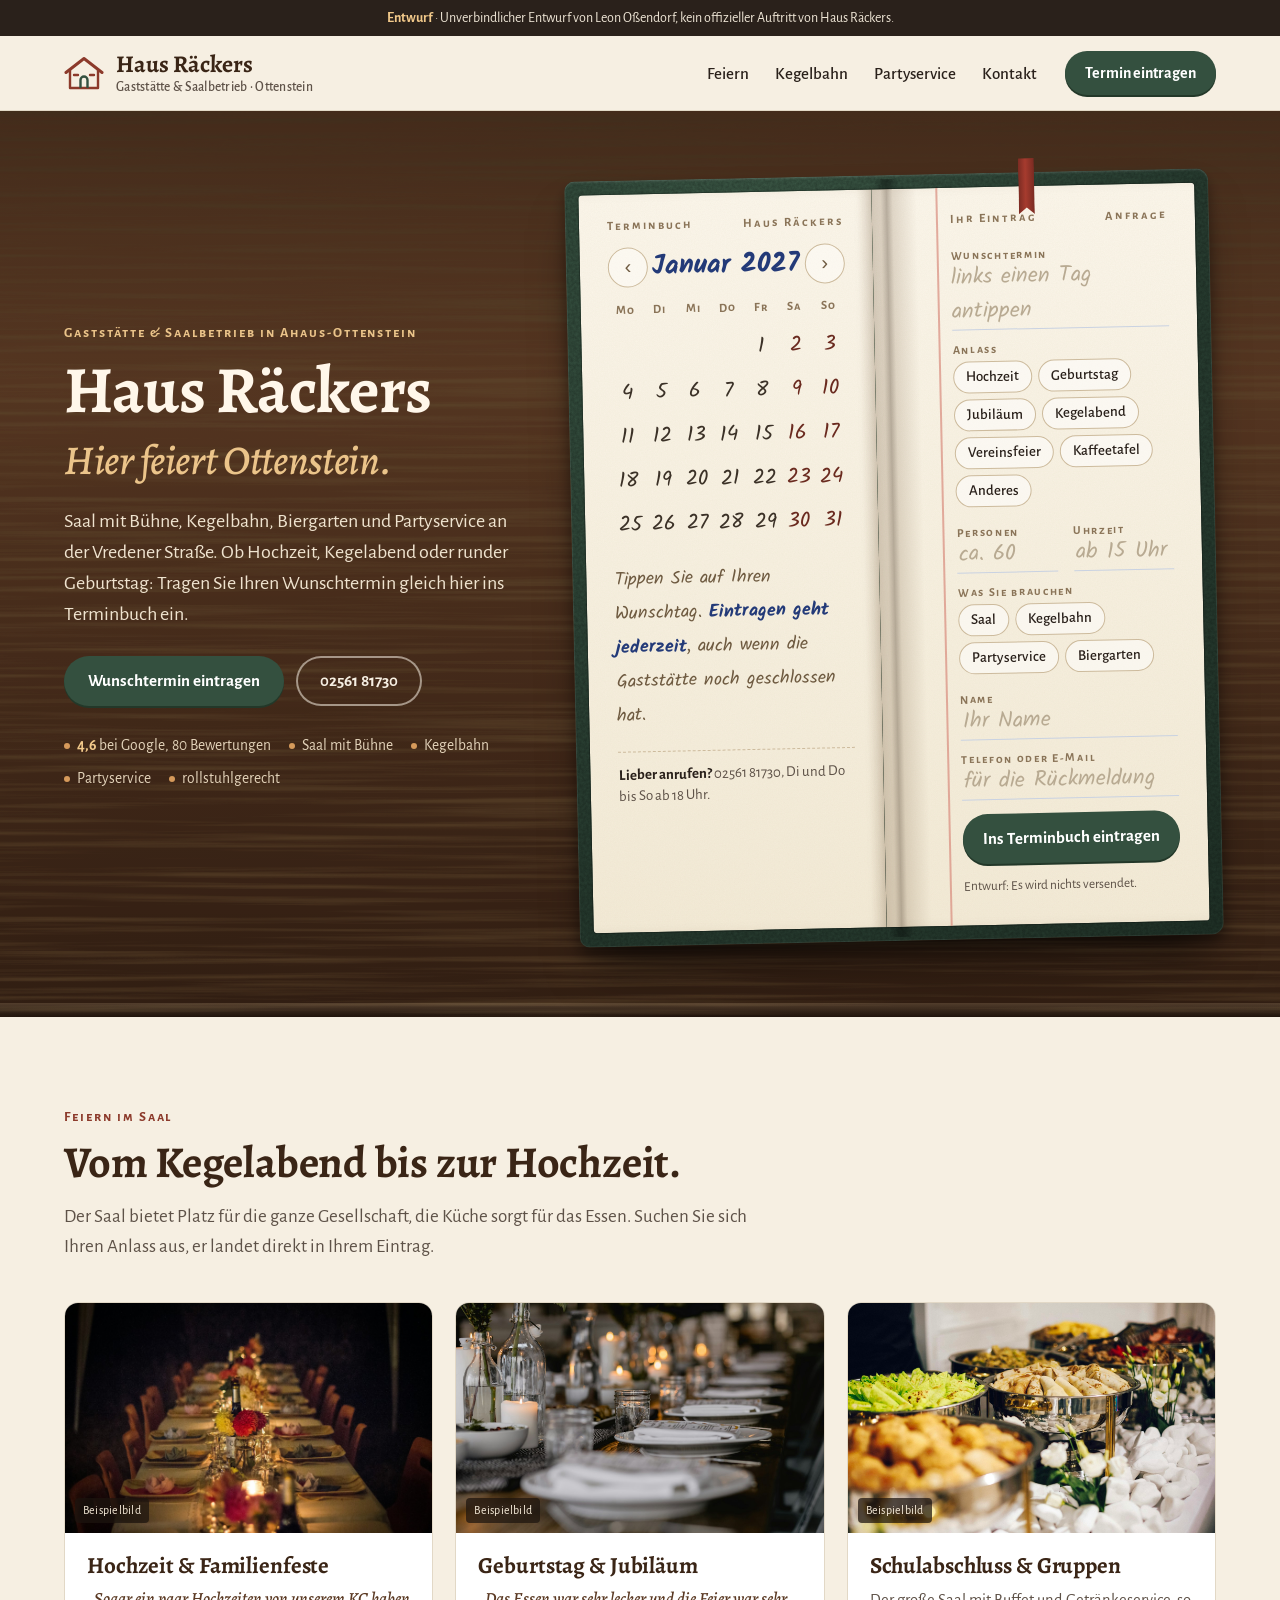
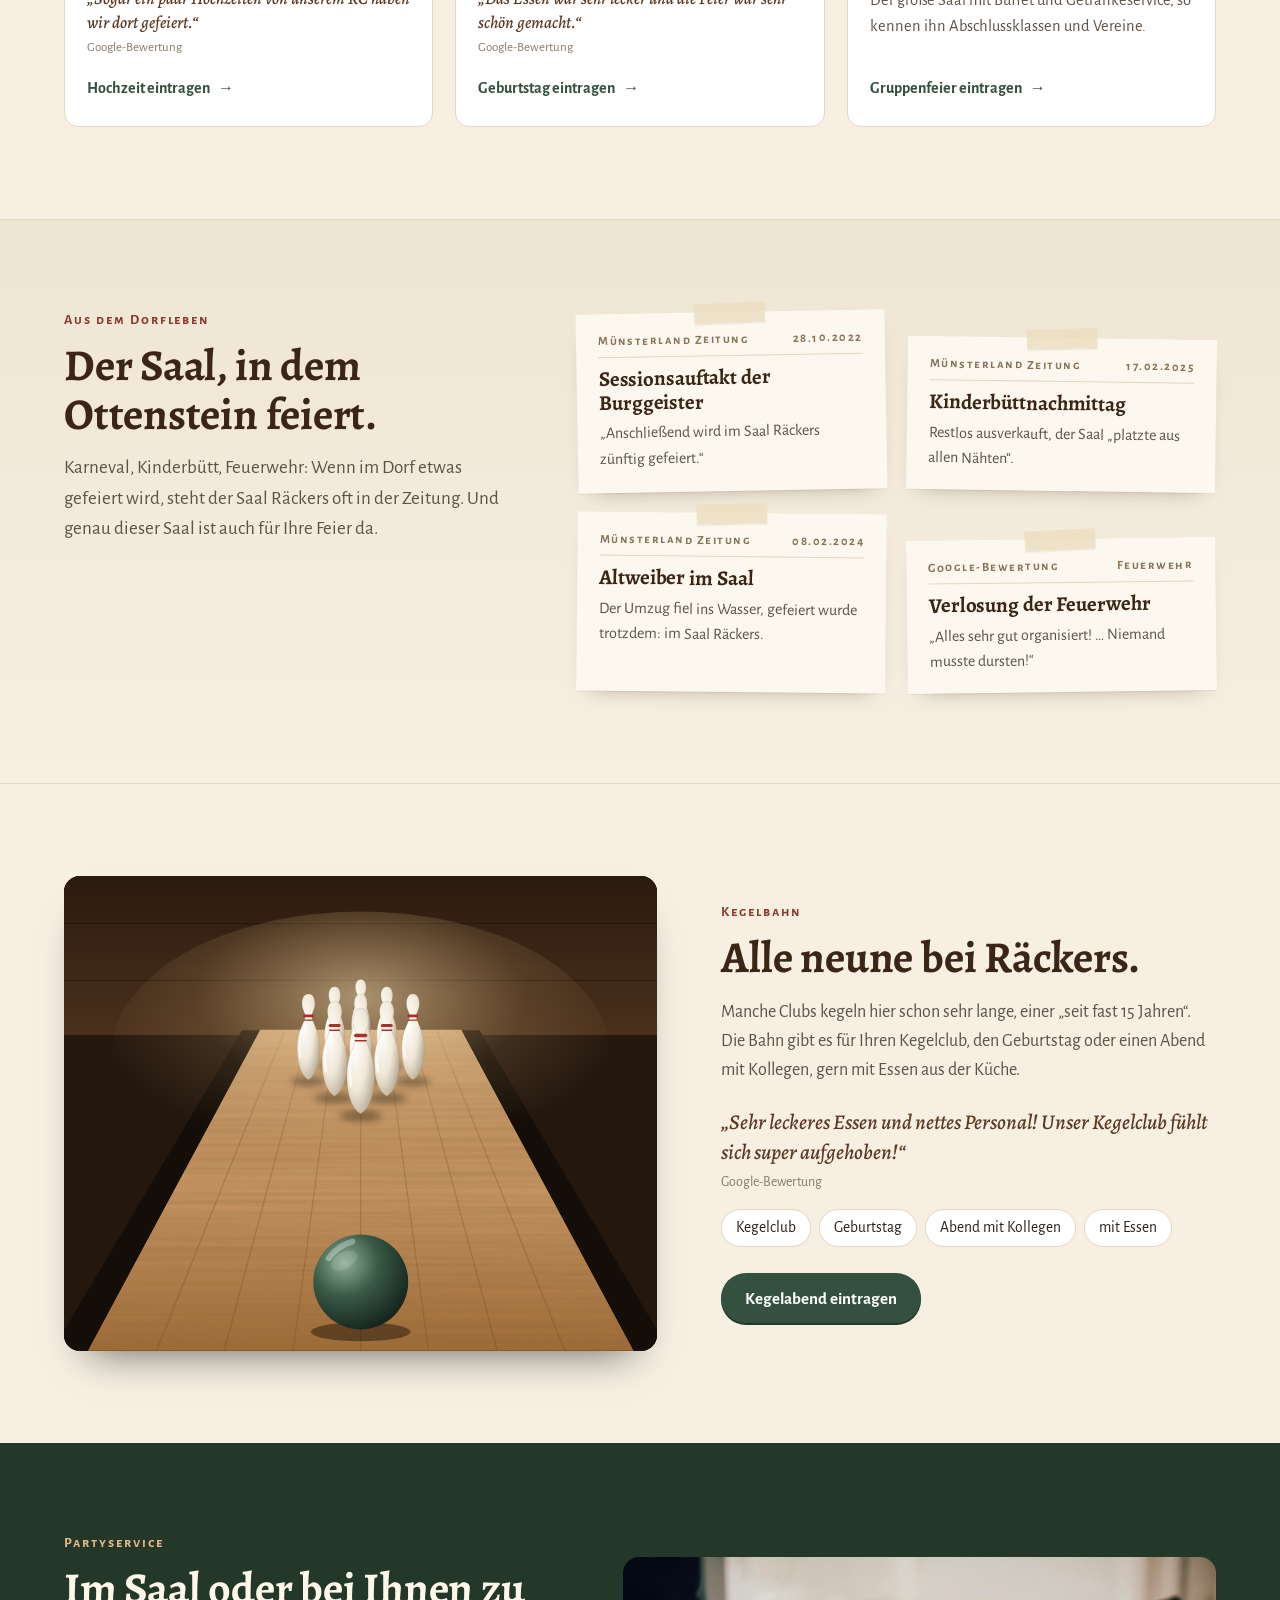
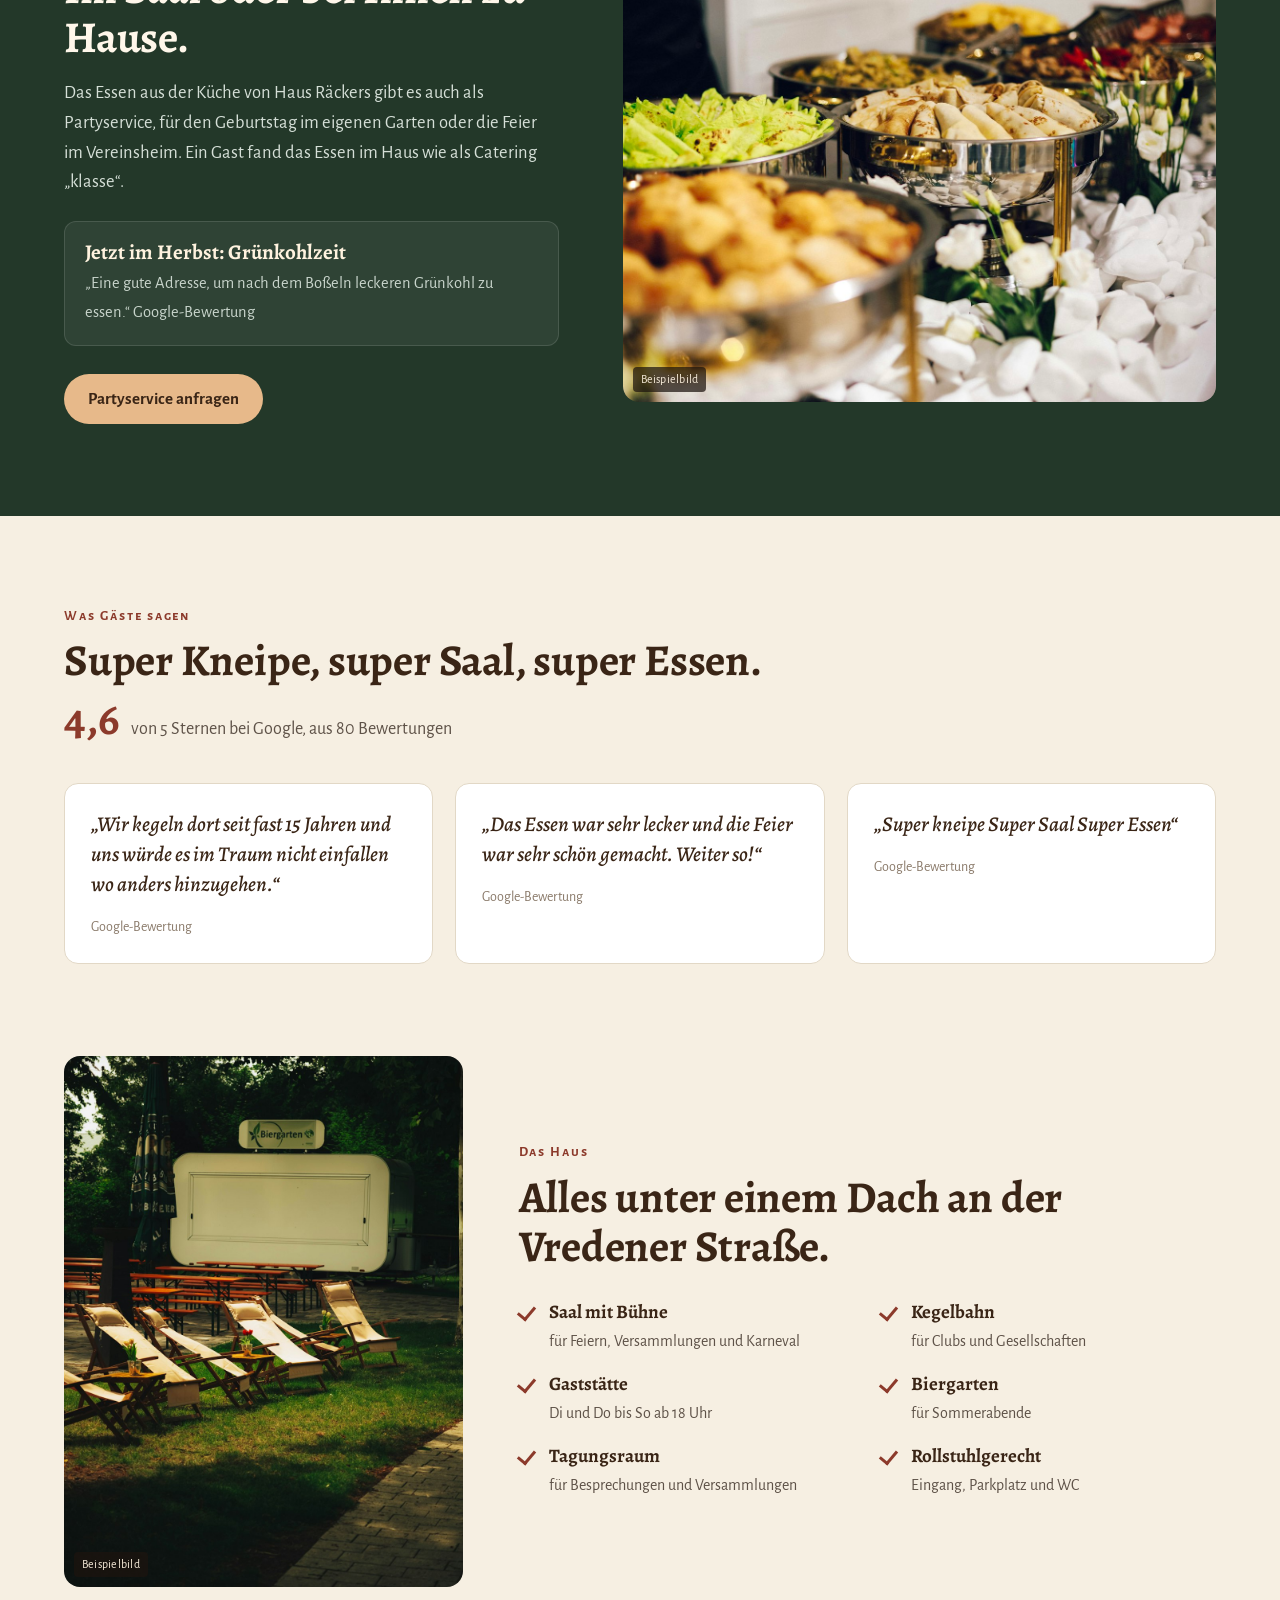
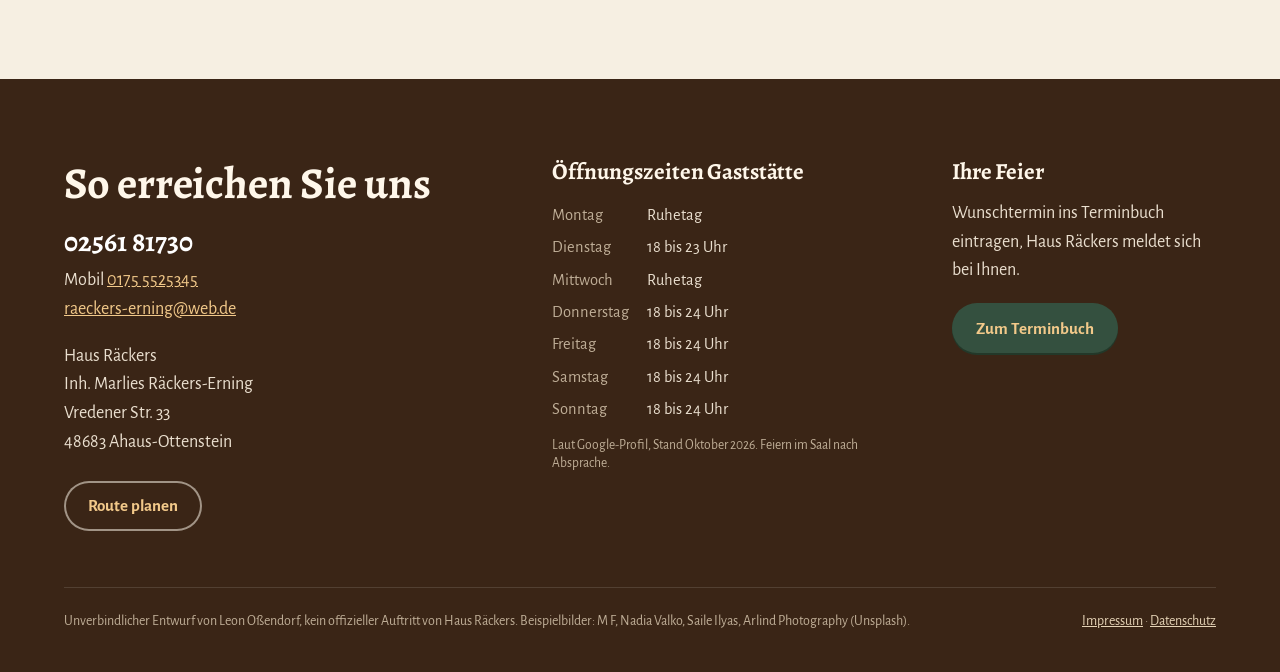
<file: index.html>
<!doctype html>
<html lang="de-DE">
<head>
<meta charset="utf-8">
<meta name="viewport" content="width=device-width, initial-scale=1">
<meta name="robots" content="noindex,nofollow">
<title>Haus Räckers – Gaststätte & Saalbetrieb in Ottenstein (Entwurf)</title>
<meta name="description" content="Unverbindlicher Entwurf: Saal, Kegelbahn, Biergarten und Partyservice von Haus Räckers in Ahaus-Ottenstein.">
<link rel="preload" href="fonts/alegreya-var.woff2" as="font" type="font/woff2" crossorigin>
<link rel="preload" href="fonts/kalam-400.woff2" as="font" type="font/woff2" crossorigin>
<link rel="stylesheet" href="css/style.css">
<link rel="icon" href="data:image/svg+xml,%3Csvg xmlns='http://www.w3.org/2000/svg' viewBox='0 0 40 34'%3E%3Cpath d='M3 16 20 3l17 13v16H3Z' fill='%238C3A2B'/%3E%3Cpath d='M16 32V22a4 4 0 0 1 8 0v10' fill='%23F6EFE2'/%3E%3C/svg%3E">
</head>
<body>

<div class="entwurf-band"><b>Entwurf</b> · Unverbindlicher Entwurf von Leon Oßendorf, kein offizieller Auftritt von Haus Räckers.</div>

<header class="kopf">
  <div class="wrap">
    <a class="marke" href="#top" aria-label="Haus Räckers, zum Seitenanfang">
      <svg viewBox="0 0 40 34" aria-hidden="true">
        <path d="M2 16.5 20 2.5l18 14" fill="none" stroke="#8C3A2B" stroke-width="3" stroke-linecap="round" stroke-linejoin="round"/>
        <path d="M6 14v18h28V14" fill="none" stroke="#8C3A2B" stroke-width="2.4" stroke-linejoin="round"/>
        <path d="M16.5 32v-8a3.5 3.5 0 0 1 7 0v8" fill="none" stroke="#34503F" stroke-width="2.4"/>
        <path d="M10 19h4M26 19h4" stroke="#8C3A2B" stroke-width="2.4" stroke-linecap="round"/>
      </svg>
      <span><b>Haus Räckers</b><small>Gaststätte & Saalbetrieb · Ottenstein</small></span>
    </a>
    <nav class="nav" aria-label="Hauptnavigation">
      <a href="#feiern">Feiern</a>
      <a href="#kegeln">Kegelbahn</a>
      <a href="#partyservice">Partyservice</a>
      <a href="#kontakt">Kontakt</a>
    </nav>
    <a class="btn btn-gruen anfragen-btn" href="#terminbuch">Termin eintragen</a>
    <a class="btn btn-gruen tel" href="tel:+49256181730">Anrufen</a>
  </div>
</header>

<main id="top">

<!-- HERO: das Terminbuch auf der Theke -->
<section class="hero" aria-labelledby="h1">
  <div class="wrap">
    <div>
      <span class="eyebrow">Gaststätte & Saalbetrieb in Ahaus-Ottenstein</span>
      <h1 id="h1">Haus Räckers <em>Hier feiert Ottenstein.</em></h1>
      <p class="lead">Saal mit Bühne, Kegelbahn, Biergarten und Partyservice an der Vredener Straße. Ob Hochzeit, Kegelabend oder runder Geburtstag: Tragen Sie Ihren Wunschtermin gleich hier ins Terminbuch ein.</p>
      <div class="hero-cta">
        <a class="btn btn-gruen" href="#terminbuch">Wunschtermin eintragen</a>
        <a class="btn btn-hell" href="tel:+49256181730">02561 81730</a>
      </div>
      <ul class="fakten">
        <li><span><span class="stern">4,6</span> bei Google, 80 Bewertungen</span></li>
        <li>Saal mit Bühne</li>
        <li>Kegelbahn</li>
        <li>Partyservice</li>
        <li>rollstuhlgerecht</li>
      </ul>
    </div>

    <div class="buch" id="terminbuch">
      <span class="baendchen" aria-hidden="true"></span>
      <div class="seiten">
        <!-- linke Seite: Kalender -->
        <div class="seite links">
          <div class="kopfzeile"><span>Terminbuch</span><span>Haus Räckers</span></div>
          <div class="monat">
            <button type="button" id="vor-zurueck" aria-label="Vorheriger Monat">‹</button>
            <h2 id="monatsname" aria-live="polite">Monat</h2>
            <button type="button" id="vor-weiter" aria-label="Nächster Monat">›</button>
          </div>
          <div class="wt" aria-hidden="true"><span>Mo</span><span>Di</span><span>Mi</span><span>Do</span><span>Fr</span><span>Sa</span><span>So</span></div>
          <div class="tage" id="tage" role="grid" aria-label="Tag auswählen"></div>
          <p class="notiz">Tippen Sie auf Ihren Wunschtag. <b>Eintragen geht jederzeit</b>, auch wenn die Gaststätte noch geschlossen hat.</p>
          <p class="zeiten"><b>Lieber anrufen?</b> 02561 81730, Di und Do bis So ab 18&nbsp;Uhr.</p>
        </div>
        <!-- rechte Seite: Eintrag -->
        <form class="seite rechts" id="eintrag" novalidate>
          <div class="kopfzeile"><span>Ihr Eintrag</span><span id="seitenzahl">Anfrage</span></div>
          <div class="eintrag">
            <div class="zeile"><span class="lbl">Wunschtermin</span><div class="termin-anzeige leer" id="termin-anzeige">links einen Tag antippen</div></div>
            <div class="zeile ohne"><span class="lbl" id="lbl-anlass">Anlass</span>
              <div class="chips" role="group" aria-labelledby="lbl-anlass" data-gruppe="anlass" data-einzeln>
                <button type="button" class="chip" aria-pressed="false">Hochzeit</button>
                <button type="button" class="chip" aria-pressed="false">Geburtstag</button>
                <button type="button" class="chip" aria-pressed="false">Jubiläum</button>
                <button type="button" class="chip" aria-pressed="false">Kegelabend</button>
                <button type="button" class="chip" aria-pressed="false">Vereinsfeier</button>
                <button type="button" class="chip" aria-pressed="false">Kaffeetafel</button>
                <button type="button" class="chip" aria-pressed="false">Anderes</button>
              </div>
            </div>
            <div class="zwei">
              <label class="zeile"><span class="lbl">Personen</span><input name="personen" inputmode="numeric" placeholder="ca. 60" autocomplete="off"></label>
              <label class="zeile"><span class="lbl">Uhrzeit</span><input name="uhrzeit" placeholder="ab 15 Uhr" autocomplete="off"></label>
            </div>
            <div class="zeile ohne"><span class="lbl" id="lbl-was">Was Sie brauchen</span>
              <div class="chips" role="group" aria-labelledby="lbl-was" data-gruppe="was">
                <button type="button" class="chip" aria-pressed="false">Saal</button>
                <button type="button" class="chip" aria-pressed="false">Kegelbahn</button>
                <button type="button" class="chip" aria-pressed="false">Partyservice</button>
                <button type="button" class="chip" aria-pressed="false">Biergarten</button>
              </div>
            </div>
            <label class="zeile"><span class="lbl">Name</span><input name="name" autocomplete="name" placeholder="Ihr Name"></label>
            <label class="zeile"><span class="lbl">Telefon oder E-Mail</span><input name="kontakt" autocomplete="tel" placeholder="für die Rückmeldung"></label>
            <div class="eintragen">
              <button class="btn btn-gruen" type="submit">Ins Terminbuch eintragen</button>
              <small>Entwurf: Es wird nichts versendet.</small>
            </div>
            <p class="eingetragen-info" id="eingetragen-info" role="status"></p>
          </div>
          <div class="stempel" id="stempel" aria-hidden="true"><div>Eingetragen<span>Haus Räckers meldet sich</span></div></div>
        </form>
      </div>
    </div>
  </div>
</section>

<!-- FEIERN -->
<section class="abschnitt" id="feiern" aria-labelledby="h-feiern">
  <div class="wrap">
    <div class="kopf-text">
      <span class="eyebrow">Feiern im Saal</span>
      <h2 id="h-feiern">Vom Kegelabend bis zur Hochzeit.</h2>
      <p>Der Saal bietet Platz für die ganze Gesellschaft, die Küche sorgt für das Essen. Suchen Sie sich Ihren Anlass aus, er landet direkt in Ihrem Eintrag.</p>
    </div>
    <div class="anlaesse">
      <article class="anlass">
        <figure><img src="img/festtafel.jpg" alt="Lange festlich gedeckte Tafel mit Blumen und Kerzen" loading="lazy" width="1600" height="1067"><span class="beispiel">Beispielbild</span></figure>
        <div class="inhalt">
          <h3>Hochzeit & Familienfeste</h3>
          <blockquote>„Sogar ein paar Hochzeiten von unserem KC haben wir dort gefeiert.“<cite>Google-Bewertung</cite></blockquote>
          <button class="mehr" type="button" data-anlass="Hochzeit" data-was="Saal">Hochzeit eintragen</button>
        </div>
      </article>
      <article class="anlass">
        <figure><img src="img/gedeckt.jpg" alt="Gedeckter Tisch mit Tellern, Gläsern und Kerzen" loading="lazy" width="1400" height="933"><span class="beispiel">Beispielbild</span></figure>
        <div class="inhalt">
          <h3>Geburtstag & Jubiläum</h3>
          <blockquote>„Das Essen war sehr lecker und die Feier war sehr schön gemacht.“<cite>Google-Bewertung</cite></blockquote>
          <button class="mehr" type="button" data-anlass="Geburtstag" data-was="Saal">Geburtstag eintragen</button>
        </div>
      </article>
      <article class="anlass">
        <figure><img src="img/buffet.jpg" alt="Buffet mit warmen Speisen in Wärmebehältern" loading="lazy" width="1400" height="933"><span class="beispiel">Beispielbild</span></figure>
        <div class="inhalt">
          <h3>Schulabschluss & Gruppen</h3>
          <p>Der große Saal mit Buffet und Getränkeservice, so kennen ihn Abschlussklassen und Vereine.</p>
          <button class="mehr" type="button" data-anlass="Vereinsfeier" data-was="Saal,Partyservice">Gruppenfeier eintragen</button>
        </div>
      </article>
    </div>
  </div>
</section>

<!-- DORFLEBEN -->
<section class="abschnitt dorf" aria-labelledby="h-dorf">
  <div class="wrap">
    <div class="kopf-text">
      <span class="eyebrow">Aus dem Dorfleben</span>
      <h2 id="h-dorf">Der Saal, in dem Ottenstein feiert.</h2>
      <p>Karneval, Kinderbütt, Feuerwehr: Wenn im Dorf etwas gefeiert wird, steht der Saal Räckers oft in der Zeitung. Und genau dieser Saal ist auch für Ihre Feier da.</p>
    </div>
    <div class="ausschnitte">
      <article class="ausschnitt">
        <div class="q"><span>Münsterland Zeitung</span><span>28.10.2022</span></div>
        <h3>Sessionsauftakt der Burggeister</h3>
        <p>„Anschließend wird im Saal Räckers zünftig gefeiert.“</p>
      </article>
      <article class="ausschnitt">
        <div class="q"><span>Münsterland Zeitung</span><span>17.02.2025</span></div>
        <h3>Kinderbüttnachmittag</h3>
        <p>Restlos ausverkauft, der Saal „platzte aus allen Nähten“.</p>
      </article>
      <article class="ausschnitt">
        <div class="q"><span>Münsterland Zeitung</span><span>08.02.2024</span></div>
        <h3>Altweiber im Saal</h3>
        <p>Der Umzug fiel ins Wasser, gefeiert wurde trotzdem: im Saal Räckers.</p>
      </article>
      <article class="ausschnitt">
        <div class="q"><span>Google-Bewertung</span><span>Feuerwehr</span></div>
        <h3>Verlosung der Feuerwehr</h3>
        <p>„Alles sehr gut organisiert! … Niemand musste dursten!“</p>
      </article>
    </div>
  </div>
</section>

<!-- KEGELBAHN -->
<section class="abschnitt kegel" id="kegeln" aria-labelledby="h-kegel">
  <div class="wrap">
    <div class="bahn" id="bahn" role="img" aria-label="Illustration: Kegelbahn mit neun Kegeln">
      <svg viewBox="0 0 500 400" preserveAspectRatio="xMidYMid slice" aria-hidden="true">
        <defs>
          <linearGradient id="bahnholz" x1="0" y1="0" x2="0" y2="1"><stop offset="0" stop-color="#B9844D"/><stop offset=".5" stop-color="#C99660"/><stop offset="1" stop-color="#A06C37"/></linearGradient>
          <linearGradient id="wand" x1="0" y1="0" x2="0" y2="1"><stop offset="0" stop-color="#2B1A0F"/><stop offset="1" stop-color="#4A301C"/></linearGradient>
          <radialGradient id="lampe" cx=".5" cy=".3" r=".55"><stop offset="0" stop-color="#FFE7B8" stop-opacity=".55"/><stop offset=".6" stop-color="#FFD58F" stop-opacity=".12"/><stop offset="1" stop-color="#FFD58F" stop-opacity="0"/></radialGradient>
          <linearGradient id="spiegel" x1="0" y1="0" x2="0" y2="1"><stop offset="0" stop-color="#fff" stop-opacity=".22"/><stop offset=".35" stop-color="#fff" stop-opacity=".04"/><stop offset="1" stop-color="#fff" stop-opacity="0"/></linearGradient>
          <radialGradient id="kegelk" cx=".32" cy=".35" r=".85"><stop offset="0" stop-color="#FFFEFA"/><stop offset=".5" stop-color="#F0E8D9"/><stop offset="1" stop-color="#A89A82"/></radialGradient>
          <radialGradient id="kugelk" cx=".33" cy=".3" r=".78"><stop offset="0" stop-color="#8FAE98"/><stop offset=".45" stop-color="#3A5A46"/><stop offset="1" stop-color="#132019"/></radialGradient>
          <filter id="holzkorn" x="0" y="0" width="100%" height="100%"><feTurbulence type="fractalNoise" baseFrequency=".004 .3" numOctaves="3" seed="5"/><feColorMatrix values="0 0 0 0 .25  0 0 0 0 .13  0 0 0 0 .04  0 0 0 .4 0"/><feComposite in2="SourceGraphic" operator="in"/></filter>
          <filter id="weich"><feGaussianBlur stdDeviation="3"/></filter>
          <symbol id="kg" viewBox="0 0 40 110">
            <path d="M20 2c6 0 8 6 8 12 0 7-4 11-4 16 0 6 10 18 10 40 0 20-6 34-14 38-8-4-14-18-14-38 0-22 10-34 10-40 0-5-4-9-4-16 0-6 2-12 8-12Z" fill="url(#kegelk)" stroke="#8D7E66" stroke-opacity=".35" stroke-width=".6"/>
            <path d="M15 29.2h10" stroke="#A8322A" stroke-width="3.4" stroke-linecap="round"/><path d="M14.6 34.4h10.8" stroke="#A8322A" stroke-width="1.5" stroke-linecap="round"/>
            <path d="M12 46c-3 8-4 20-2 34" stroke="#fff" stroke-width="3" stroke-linecap="round" opacity=".7" fill="none"/>
          </symbol>
        </defs>
        <rect width="500" height="400" fill="#24170E"/>
        <rect width="500" height="134" fill="url(#wand)"/>
        <g stroke="#1B110A" stroke-opacity=".6"><path d="M0 40h500M0 88h500"/></g>
        <path d="M165 130 L335 130 L480 400 L20 400 Z" fill="url(#bahnholz)"/>
        <path d="M165 130 L335 130 L480 400 L20 400 Z" fill="#000" filter="url(#holzkorn)"/>
        <g stroke="#7A4C22" stroke-opacity=".35" stroke-width="1">
          <path d="M186 130 L78 400"/><path d="M207 130 L135 400"/><path d="M229 130 L193 400"/><path d="M250 130 L250 400"/><path d="M271 130 L307 400"/><path d="M293 130 L365 400"/><path d="M314 130 L422 400"/>
        </g>
        <path d="M165 130 L335 130 L480 400 L20 400 Z" fill="url(#spiegel)"/>
        <path d="M20 400 L165 130 L150 130 L-10 400Z" fill="#150D07"/><path d="M480 400 L335 130 L350 130 L510 400Z" fill="#150D07"/>
        <path d="M165 130h170" stroke="#E9C58C" stroke-opacity=".35" stroke-width="1.5"/>
        <ellipse cx="250" cy="150" rx="210" ry="120" fill="url(#lampe)"/>
        <g opacity=".35" filter="url(#weich)"><ellipse cx="250" cy="148" rx="12" ry="3.1" fill="#000"/><ellipse cx="228" cy="160" rx="14" ry="3.4" fill="#000"/><ellipse cx="272" cy="160" rx="14" ry="3.4" fill="#000"/><ellipse cx="206" cy="173" rx="15" ry="3.8" fill="#000"/><ellipse cx="250" cy="173" rx="15" ry="3.8" fill="#000"/><ellipse cx="294" cy="173" rx="15" ry="3.8" fill="#000"/><ellipse cx="228" cy="187" rx="17" ry="4.2" fill="#000"/><ellipse cx="272" cy="187" rx="17" ry="4.2" fill="#000"/><ellipse cx="250" cy="202" rx="18" ry="4.6" fill="#000"/></g>
        <g>
          <use href="#kg" x="238.6" y="86" width="22.9" height="62"/>
          <use href="#kg" x="215.4" y="92" width="25.2" height="68"/>
          <use href="#kg" x="259.4" y="92" width="25.2" height="68"/>
          <use href="#kg" x="192.1" y="98" width="27.8" height="75"/>
          <use href="#kg" x="236.1" y="98" width="27.8" height="75"/>
          <use href="#kg" x="280.1" y="98" width="27.8" height="75"/>
          <use href="#kg" x="212.7" y="104" width="30.7" height="83"/>
          <use href="#kg" x="256.6" y="104" width="30.7" height="83"/>
          <use href="#kg" x="233.0" y="110" width="34.0" height="92"/>
        </g>
        <g><ellipse cx="250" cy="384" rx="42" ry="8" fill="#000" opacity=".4"/><circle cx="250" cy="342" r="40" fill="url(#kugelk)"/><ellipse cx="236" cy="324" rx="12" ry="7" fill="#fff" opacity=".12" transform="rotate(-30 236 324)"/><path d="M223 322a36 36 0 0 1 20-14" stroke="#fff" stroke-opacity=".32" stroke-width="5" stroke-linecap="round" fill="none"/></g>
      </svg>
    </div>
    <div>
      <span class="eyebrow">Kegelbahn</span>
      <h2 id="h-kegel">Alle neune bei Räckers.</h2>
      <p style="margin-top:16px;color:var(--ink-2)">Manche Clubs kegeln hier schon sehr lange, einer „seit fast 15 Jahren“. Die Bahn gibt es für Ihren Kegelclub, den Geburtstag oder einen Abend mit Kollegen, gern mit Essen aus der Küche.</p>
      <blockquote style="margin:22px 0 0;font:italic 500 21px/1.45 Alegreya,serif;color:var(--holz)">„Sehr leckeres Essen und nettes Personal! Unser Kegelclub fühlt sich super aufgehoben!“<cite style="display:block;font:400 14px Alegreya Sans,sans-serif;color:#8A7A6A;margin-top:6px;font-style:normal">Google-Bewertung</cite></blockquote>
      <ul class="pills"><li>Kegelclub</li><li>Geburtstag</li><li>Abend mit Kollegen</li><li>mit Essen</li></ul>
      <button class="btn btn-gruen" type="button" data-anlass="Kegelabend" data-was="Kegelbahn">Kegelabend eintragen</button>
    </div>
  </div>
</section>

<!-- PARTYSERVICE -->
<section class="abschnitt party" id="partyservice" aria-labelledby="h-party">
  <div class="wrap">
    <div>
      <span class="eyebrow">Partyservice</span>
      <h2 id="h-party">Im Saal oder bei Ihnen zu Hause.</h2>
      <p style="margin-top:16px">Das Essen aus der Küche von Haus Räckers gibt es auch als Partyservice, für den Geburtstag im eigenen Garten oder die Feier im Vereinsheim. Ein Gast fand das Essen im Haus wie als Catering „klasse“.</p>
      <div class="saison">
        <b>Jetzt im Herbst: Grünkohlzeit</b>
        <span>„Eine gute Adresse, um nach dem Boßeln leckeren Grünkohl zu essen.“ Google-Bewertung</span>
      </div>
      <button class="btn btn-gruen" style="background:#E7B98A;color:var(--holz-d);box-shadow:none" type="button" data-anlass="Anderes" data-was="Partyservice">Partyservice anfragen</button>
    </div>
    <figure><img src="img/buffet.jpg" alt="Buffet mit warmen Speisen" loading="lazy" width="1400" height="933"><span class="beispiel">Beispielbild</span></figure>
  </div>
</section>

<!-- STIMMEN -->
<section class="abschnitt" aria-labelledby="h-stimmen">
  <div class="wrap">
    <div class="kopf-text">
      <span class="eyebrow">Was Gäste sagen</span>
      <h2 id="h-stimmen">Super Kneipe, super Saal, super Essen.</h2>
      <div class="bewertung"><b>4,6</b><span>von 5 Sternen bei Google, aus 80 Bewertungen</span></div>
    </div>
    <div class="stimmen-grid">
      <figure class="stimme" style="margin:0"><p>„Wir kegeln dort seit fast 15 Jahren und uns würde es im Traum nicht einfallen wo anders hinzugehen.“</p><span>Google-Bewertung</span></figure>
      <figure class="stimme" style="margin:0"><p>„Das Essen war sehr lecker und die Feier war sehr schön gemacht. Weiter so!“</p><span>Google-Bewertung</span></figure>
      <figure class="stimme" style="margin:0"><p>„Super kneipe Super Saal Super Essen“</p><span>Google-Bewertung</span></figure>
    </div>
  </div>
</section>

<!-- HAUS -->
<section class="abschnitt haus" aria-labelledby="h-haus" style="padding-top:0">
  <div class="wrap">
    <figure><img src="img/biergarten.jpg" alt="Biergarten mit Bänken und Liegestühlen unter Bäumen" loading="lazy" width="1000" height="1500"><span class="beispiel">Beispielbild</span></figure>
    <div>
      <span class="eyebrow">Das Haus</span>
      <h2 id="h-haus">Alles unter einem Dach an der Vredener Straße.</h2>
      <ul class="ausstattung">
        <li><b>Saal mit Bühne</b><span>für Feiern, Versammlungen und Karneval</span></li>
        <li><b>Kegelbahn</b><span>für Clubs und Gesellschaften</span></li>
        <li><b>Gaststätte</b><span>Di und Do bis So ab 18 Uhr</span></li>
        <li><b>Biergarten</b><span>für Sommerabende</span></li>
        <li><b>Tagungsraum</b><span>für Besprechungen und Versammlungen</span></li>
        <li><b>Rollstuhlgerecht</b><span>Eingang, Parkplatz und WC</span></li>
      </ul>
    </div>
  </div>
</section>

</main>

<!-- KONTAKT -->
<footer class="kontakt" id="kontakt">
  <div class="wrap">
    <div>
      <h2>So erreichen Sie uns</h2>
      <a class="gross" href="tel:+49256181730">02561 81730</a><br>
      <span>Mobil <a href="tel:+491755525345">0175 5525345</a></span><br>
      <a href="mailto:raeckers-erning@web.de">raeckers-erning@web.de</a>
      <p style="margin-top:18px">Haus Räckers<br>Inh. Marlies Räckers-Erning<br>Vredener Str. 33<br>48683 Ahaus-Ottenstein</p>
      <a class="btn btn-hell" style="margin-top:6px" href="https://www.google.com/maps/search/?api=1&query=Vredener+Str.+33,+48683+Ahaus-Ottenstein" target="_blank" rel="noopener">Route planen</a>
    </div>
    <div>
      <h3 style="color:#FFF7EA;margin-bottom:14px">Öffnungszeiten Gaststätte</h3>
      <table>
        <tr><td>Montag</td><td>Ruhetag</td></tr>
        <tr><td>Dienstag</td><td>18 bis 23 Uhr</td></tr>
        <tr><td>Mittwoch</td><td>Ruhetag</td></tr>
        <tr><td>Donnerstag</td><td>18 bis 24 Uhr</td></tr>
        <tr><td>Freitag</td><td>18 bis 24 Uhr</td></tr>
        <tr><td>Samstag</td><td>18 bis 24 Uhr</td></tr>
        <tr><td>Sonntag</td><td>18 bis 24 Uhr</td></tr>
      </table>
      <small>Laut Google-Profil, Stand Oktober 2026. Feiern im Saal nach Absprache.</small>
    </div>
    <div>
      <h3 style="color:#FFF7EA;margin-bottom:14px">Ihre Feier</h3>
      <p>Wunschtermin ins Terminbuch eintragen, Haus Räckers meldet sich bei Ihnen.</p>
      <a class="btn btn-gruen" href="#terminbuch">Zum Terminbuch</a>
    </div>
  </div>
  <div class="wrap">
    <div class="fuss" style="grid-column:1/-1">
      <span>Unverbindlicher Entwurf von Leon Oßendorf, kein offizieller Auftritt von Haus Räckers. Beispielbilder: M F, Nadia Valko, Saile Ilyas, Arlind Photography (Unsplash).</span>
      <span><a href="impressum.html">Impressum</a> · <a href="datenschutz.html">Datenschutz</a></span>
    </div>
  </div>
</footer>

<div class="handyleiste">
  <a class="btn anrufen" href="tel:+49256181730">Anrufen</a>
  <a class="btn btn-gruen" href="#terminbuch">Termin eintragen</a>
</div>

<script src="js/main.js"></script>
</body>
</html>
</file>
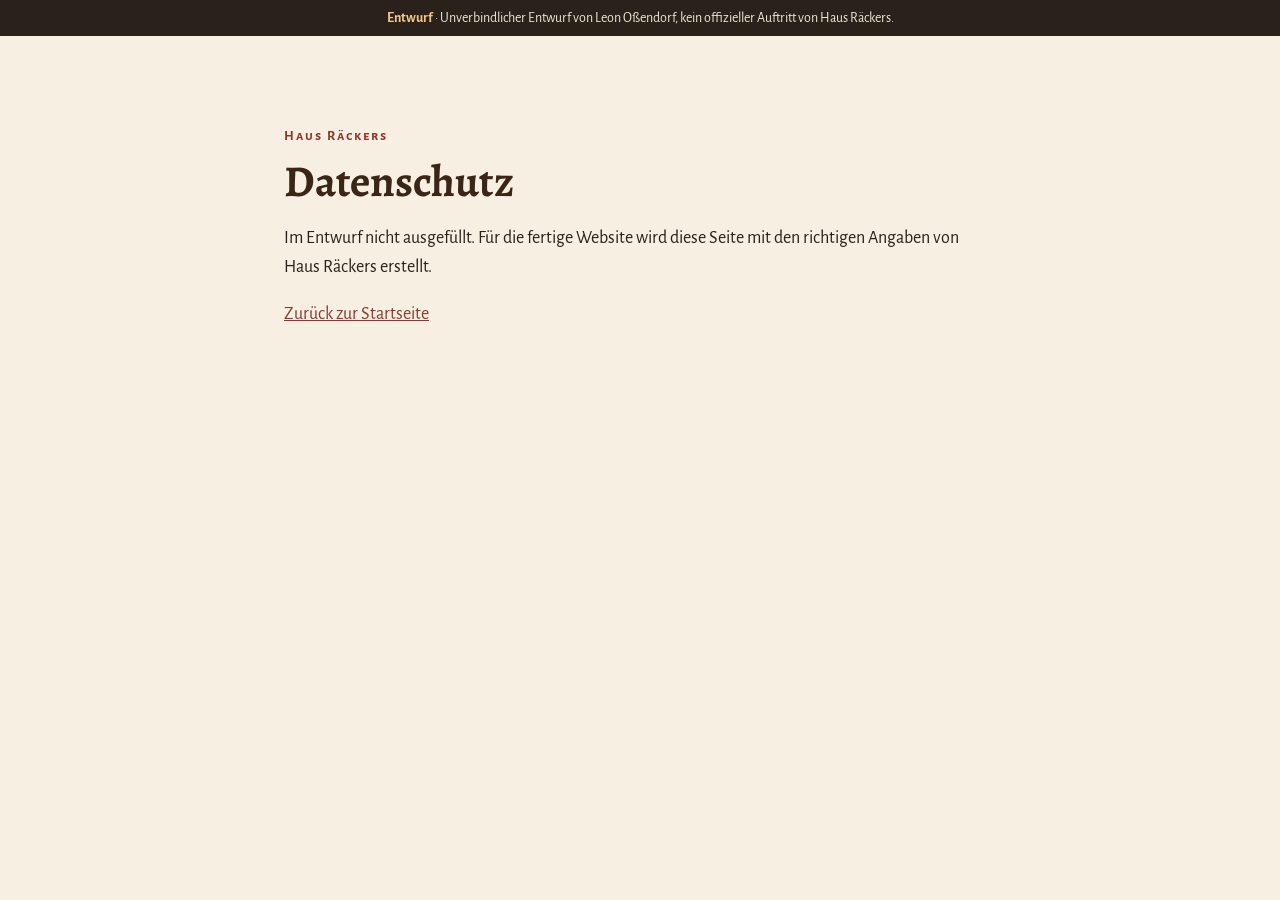
<file: datenschutz.html>
<!doctype html>
<html lang="de-DE"><head><meta charset="utf-8"><meta name="viewport" content="width=device-width, initial-scale=1"><meta name="robots" content="noindex,nofollow">
<title>Datenschutz – Haus Räckers (Entwurf)</title><link rel="stylesheet" href="css/style.css"></head>
<body><div class="entwurf-band"><b>Entwurf</b> · Unverbindlicher Entwurf von Leon Oßendorf, kein offizieller Auftritt von Haus Räckers.</div>
<main class="abschnitt"><div class="wrap" style="max-width:760px"><span class="eyebrow">Haus Räckers</span><h2>Datenschutz</h2>
<p style="margin-top:18px">Im Entwurf nicht ausgefüllt. Für die fertige Website wird diese Seite mit den richtigen Angaben von Haus Räckers erstellt.</p>
<p><a href="index.html">Zurück zur Startseite</a></p></div></main></body></html>
</file>
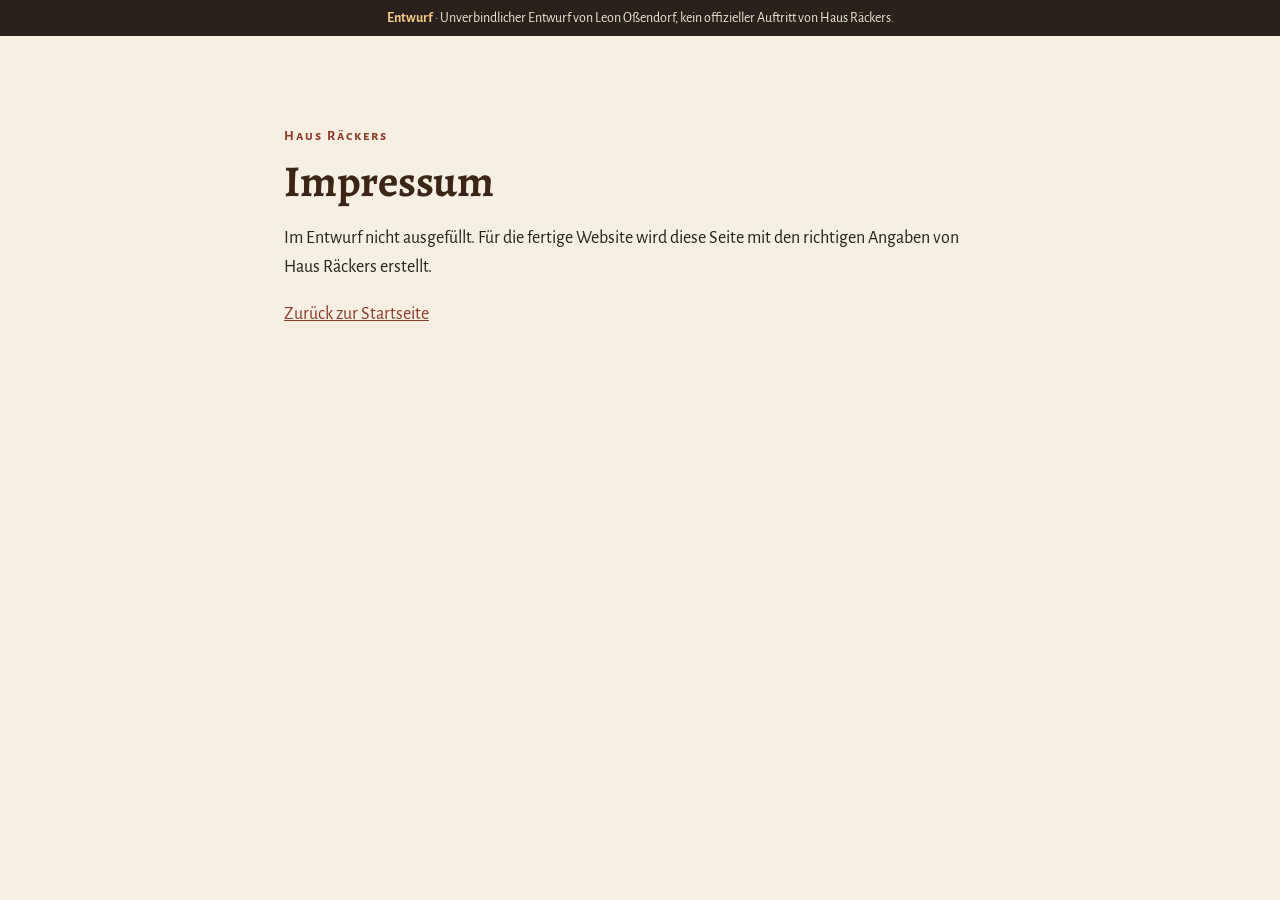
<file: impressum.html>
<!doctype html>
<html lang="de-DE"><head><meta charset="utf-8"><meta name="viewport" content="width=device-width, initial-scale=1"><meta name="robots" content="noindex,nofollow">
<title>Impressum – Haus Räckers (Entwurf)</title><link rel="stylesheet" href="css/style.css"></head>
<body><div class="entwurf-band"><b>Entwurf</b> · Unverbindlicher Entwurf von Leon Oßendorf, kein offizieller Auftritt von Haus Räckers.</div>
<main class="abschnitt"><div class="wrap" style="max-width:760px"><span class="eyebrow">Haus Räckers</span><h2>Impressum</h2>
<p style="margin-top:18px">Im Entwurf nicht ausgefüllt. Für die fertige Website wird diese Seite mit den richtigen Angaben von Haus Räckers erstellt.</p>
<p><a href="index.html">Zurück zur Startseite</a></p></div></main></body></html>
</file>
<file: css/style.css>
@font-face { font-family: "Alegreya"; src: url("../fonts/alegreya-var.woff2") format("woff2"); font-weight: 400 900; font-display: swap; }
@font-face { font-family: "Alegreya"; src: url("../fonts/alegreya-var-italic.woff2") format("woff2"); font-weight: 400 900; font-style: italic; font-display: swap; }
@font-face { font-family: "Alegreya Sans"; src: url("../fonts/alegreyasans-400.woff2") format("woff2"); font-weight: 400; font-display: swap; }
@font-face { font-family: "Alegreya Sans"; src: url("../fonts/alegreyasans-500.woff2") format("woff2"); font-weight: 500; font-display: swap; }
@font-face { font-family: "Alegreya Sans"; src: url("../fonts/alegreyasans-700.woff2") format("woff2"); font-weight: 700; font-display: swap; }
@font-face { font-family: "Alegreya Sans SC"; src: url("../fonts/alegreyasanssc-700.woff2") format("woff2"); font-weight: 700; font-display: swap; }
@font-face { font-family: "Kalam"; src: url("../fonts/kalam-400.woff2") format("woff2"); font-weight: 400; font-display: swap; }
@font-face { font-family: "Kalam"; src: url("../fonts/kalam-700.woff2") format("woff2"); font-weight: 700; font-display: swap; }

:root {
  --klinker: #8C3A2B; --klinker-d: #6A2A1F; --klinker-h: #B5583F;
  --saal: #34503F; --saal-d: #233829; --saal-h: #4F7560;
  --holz: #5B3A24; --holz-d: #3A2516; --holz-h: #8A5A36;
  --papier: #FBF6EA; --papier-2: #F3EAD6; --linie: #C9D2E2; --rand: #D98C7E;
  --tinte: #233A78; --tinte-h: #2F4C98; --rot-tinte: #A8322A;
  --creme: #F6EFE2; --ink: #2A211B; --ink-2: #5E5248; --stein: #E2D8C6;
  --maxw: 1200px;
  --wood: url("data:image/svg+xml,%3Csvg xmlns='http://www.w3.org/2000/svg' width='1600' height='420'%3E%3Cfilter id='g'%3E%3CfeTurbulence type='fractalNoise' baseFrequency='0.0028 0.16' numOctaves='4' seed='11' stitchTiles='stitch'/%3E%3CfeColorMatrix values='0 0 0 0 0.10 0 0 0 0 0.05 0 0 0 0 0.02 2.6 0 0 0 -1.15'/%3E%3C/filter%3E%3Crect width='1600' height='420' filter='url(%23g)'/%3E%3C/svg%3E");
  --paper: url("data:image/svg+xml,%3Csvg xmlns='http://www.w3.org/2000/svg' width='300' height='300'%3E%3Cfilter id='p'%3E%3CfeTurbulence type='fractalNoise' baseFrequency='.8' numOctaves='3' seed='3'/%3E%3CfeColorMatrix values='0 0 0 0 0.45 0 0 0 0 0.36 0 0 0 0 0.22 0 0 0 .07 0'/%3E%3C/filter%3E%3Crect width='300' height='300' filter='url(%23p)'/%3E%3C/svg%3E");
  --leder: url("data:image/svg+xml,%3Csvg xmlns='http://www.w3.org/2000/svg' width='260' height='260'%3E%3Cfilter id='l'%3E%3CfeTurbulence type='fractalNoise' baseFrequency='.35' numOctaves='4' seed='8'/%3E%3CfeColorMatrix values='0 0 0 0 0 0 0 0 0 0 0 0 0 0 0 0 0 0 .32 0'/%3E%3C/filter%3E%3Crect width='260' height='260' filter='url(%23l)'/%3E%3C/svg%3E");
}

* { box-sizing: border-box; }
html { scroll-behavior: smooth; -webkit-text-size-adjust: 100%; }
body { margin: 0; font: 400 18px/1.6 "Alegreya Sans", system-ui, sans-serif; color: var(--ink); background: var(--creme); }
img { max-width: 100%; display: block; }
a { color: var(--klinker); }
h1, h2, h3 { font-family: "Alegreya", Georgia, serif; font-weight: 700; line-height: 1.12; margin: 0; letter-spacing: -.005em; }
h2 { font-size: clamp(30px, 4vw, 44px); color: var(--holz-d); }
h3 { font-size: 23px; color: var(--holz-d); }
p { margin: 0 0 1em; }
.wrap { max-width: var(--maxw); margin: 0 auto; padding: 0 24px; }
.eyebrow { font: 700 14px/1.2 "Alegreya Sans SC", "Alegreya Sans", sans-serif; letter-spacing: .14em; color: var(--klinker); margin: 0 0 12px; display: block; }
.btn { display: inline-flex; align-items: center; gap: 10px; min-height: 50px; padding: 0 24px; border-radius: 99px; font: 700 17px/1 "Alegreya Sans", sans-serif; text-decoration: none; border: 0; cursor: pointer; transition: transform .25s ease, background .25s ease, box-shadow .25s ease; }
.btn:focus-visible, button:focus-visible, a:focus-visible, input:focus-visible, textarea:focus-visible { outline: 3px solid #E7B85C; outline-offset: 3px; }
.btn-gruen { background: var(--saal); color: #fff; box-shadow: 0 2px 0 var(--saal-d); }
.btn-gruen:hover { background: var(--saal-h); transform: translateY(-1px); }
.btn-hell { background: transparent; color: var(--creme); box-shadow: inset 0 0 0 2px rgba(246,239,226,.55); }
.btn-hell:hover { box-shadow: inset 0 0 0 2px var(--creme); }

/* Entwurf-Hinweis */
.entwurf-band { background: var(--ink); color: #EFE6D6; font-size: 14px; text-align: center; padding: 7px 16px; }
.entwurf-band b { color: #F2C98A; }

/* Kopf */
.kopf { position: sticky; top: 0; z-index: 40; background: rgba(246,239,226,.96); backdrop-filter: blur(6px); border-bottom: 1px solid var(--stein); }
.kopf .wrap { display: flex; align-items: center; gap: 28px; height: 74px; }
.marke { display: flex; align-items: center; gap: 12px; text-decoration: none; color: var(--holz-d); }
.marke svg { width: 40px; height: 34px; flex: none; }
.marke b { display: block; font: 700 24px/1 "Alegreya", serif; }
.marke small { display: block; font: 500 13.5px/1.2 "Alegreya Sans", sans-serif; color: var(--ink-2); margin-top: 3px; letter-spacing: .02em; }
.nav { display: flex; gap: 26px; margin-left: auto; }
.nav a { color: var(--ink); text-decoration: none; font-weight: 500; font-size: 17px; }
.nav a:hover { color: var(--klinker); }
.kopf .btn { min-height: 44px; padding: 0 20px; font-size: 16px; }
.kopf .tel { display: none; }

/* Hero: das Buch auf der Theke */
.hero { position: relative; color: var(--creme); overflow: hidden;
  background: linear-gradient(180deg, rgba(0,0,0,.28), rgba(0,0,0,0) 30%, rgba(0,0,0,.18)), var(--wood) 0 0 / 1600px 420px, linear-gradient(180deg, #5E3C25, #4A2E1C 60%, #3B2416); }
.hero::after { content: ""; position: absolute; left: 0; right: 0; bottom: 0; height: 14px; background: linear-gradient(180deg, rgba(255,226,180,.16), rgba(0,0,0,.35)); }
.hero .wrap { display: grid; grid-template-columns: minmax(0, 5fr) minmax(0, 7fr); gap: 48px; align-items: center; padding-top: 64px; padding-bottom: 76px; }
.hero .eyebrow { color: #EBC48A; }
.hero h1 { font-size: clamp(42px, 5.4vw, 66px); color: #FFF7EA; }
.hero h1 em { display: block; font-style: italic; font-weight: 500; color: #EBC48A; font-size: .62em; margin-top: 10px; }
.hero .lead { font-size: 20px; line-height: 1.55; color: #EFE3CF; margin: 22px 0 26px; max-width: 30em; }
.hero-cta { display: flex; flex-wrap: wrap; gap: 12px; }
.hero .fakten { display: flex; flex-wrap: wrap; gap: 8px 18px; margin: 28px 0 0; padding: 0; list-style: none; font-size: 15.5px; color: #E3D3BA; }
.hero .fakten li { display: flex; align-items: center; gap: 7px; }
.hero .fakten li::before { content: ""; width: 6px; height: 6px; border-radius: 50%; background: #D69A5B; }
.hero .stern { color: #F2C98A; font-weight: 700; }

/* Das Buch */
.buch { position: relative; padding: 14px; border-radius: 10px 12px 12px 10px;
  background: var(--leder), radial-gradient(120% 140% at 30% 10%, #3E5C49, #2A4033 55%, #1D2E24);
  box-shadow: 0 30px 50px -18px rgba(0,0,0,.65), 0 8px 14px rgba(0,0,0,.35), inset 0 0 0 1px rgba(255,255,255,.06), inset 0 2px 2px rgba(255,255,255,.08);
  transform: rotate(-1.2deg); }
.buch::before { content: ""; position: absolute; left: 50%; top: 4px; bottom: 4px; width: 26px; margin-left: -13px; background: linear-gradient(90deg, rgba(0,0,0,0), rgba(0,0,0,.35) 45%, rgba(0,0,0,.35) 55%, rgba(0,0,0,0)); border-radius: 6px; }
.seiten { position: relative; display: grid; grid-template-columns: 1fr 1fr; border-radius: 4px; box-shadow: 0 0 0 1px rgba(0,0,0,.25); }
.seiten::after { content: ""; position: absolute; left: 50%; top: 0; bottom: 0; width: 60px; margin-left: -30px; pointer-events: none;
  background: linear-gradient(90deg, rgba(90,60,30,0), rgba(90,60,30,.16) 40%, rgba(60,40,20,.34) 50%, rgba(90,60,30,.16) 60%, rgba(90,60,30,0)); }
.seite { position: relative; color: var(--ink); padding: 26px 28px 30px; min-height: 520px;
  background: var(--paper), linear-gradient(180deg, var(--papier), var(--papier-2)); }
.seite.links { border-radius: 4px 0 0 4px; box-shadow: inset -10px 0 18px -12px rgba(80,50,20,.35); }
.seite.rechts { border-radius: 0 4px 4px 0; box-shadow: inset 10px 0 18px -12px rgba(80,50,20,.35); }
.seite.rechts::before { content: ""; position: absolute; top: 0; bottom: 0; left: 64px; width: 1.5px; background: var(--rand); opacity: .7; }
.seite .kopfzeile { display: flex; justify-content: space-between; align-items: baseline; font: 700 12.5px/1 "Alegreya Sans SC", sans-serif; letter-spacing: .16em; color: #8A7458; margin-bottom: 14px; }
.baendchen { position: absolute; top: -14px; right: 27%; width: 16px; height: 56px; z-index: 3; pointer-events: none;
  background: linear-gradient(90deg, #7A2B22, #A63B2E 45%, #7A2B22); clip-path: polygon(0 0, 100% 0, 100% 100%, 50% 88%, 0 100%); box-shadow: 0 2px 3px rgba(0,0,0,.25); }

/* Kalender auf der linken Seite */
.monat { display: flex; align-items: center; justify-content: space-between; margin: 0 0 6px; }
.monat h2 { white-space: nowrap; font: 700 27px/1.1 "Kalam", cursive; color: var(--tinte); letter-spacing: 0; }
.monat button { width: 40px; height: 40px; border-radius: 50%; border: 1.5px solid #CDBB9D; background: rgba(255,255,255,.4); color: #6E5A40; font-size: 20px; cursor: pointer; transition: background .2s; }
.monat button:hover { background: #fff; }
.monat button:disabled { opacity: .3; cursor: default; }
.wt, .tage { display: grid; grid-template-columns: repeat(7, 1fr); text-align: center; }
.wt span { font: 700 12.5px/34px "Alegreya Sans SC", sans-serif; letter-spacing: .08em; color: #8A7458; }
.tage button { position: relative; height: 44px; border: 0; background: none; font: 400 21px/1 "Kalam", cursive; color: #3B3127; cursor: pointer; border-radius: 6px; padding: 0; }
.tage button:hover:not(:disabled) { background: rgba(35,58,120,.07); }
.tage button:disabled { color: #C4B59C; cursor: default; }
.tage button.wochenende { color: var(--klinker-d); }
.tage button svg { position: absolute; left: 50%; top: 50%; width: 46px; height: 40px; margin: -20px 0 0 -23px; pointer-events: none; overflow: visible; }
.tage button svg path { fill: none; stroke: var(--rot-tinte); stroke-width: 2.2; stroke-linecap: round; stroke-dasharray: 140; stroke-dashoffset: 140; }
.tage button.gewaehlt svg path { animation: kringel .7s ease-out forwards; }
@keyframes kringel { to { stroke-dashoffset: 0; } }
.notiz { margin-top: 16px; font: 400 18px/34px "Kalam", cursive; color: #6E5A40; }
.notiz b { color: var(--tinte); font-weight: 700; }
.zeiten { margin-top: 10px; font-size: 15px; line-height: 1.45; color: var(--ink-2); border-top: 1px dashed #CDBB9D; padding-top: 12px; }
.zeiten b { color: var(--ink); }

/* Formular auf der rechten Seite */
.eintrag { padding-left: 50px; }
.seite.rechts .kopfzeile { padding-left: 50px; }
.eintrag input:focus-visible { outline-offset: 0; outline-width: 2px; }
.zeile { display: block; position: relative; margin: 0 0 4px; min-height: 34px; border-bottom: 1px solid var(--linie); }
.zeile.ohne { border-bottom: 0; }
.zeile > span.lbl { display: block; font: 700 12px/1 "Alegreya Sans SC", sans-serif; letter-spacing: .14em; color: #8A7458; padding-top: 9px; }
.zeile input, .zeile textarea { width: 100%; border: 0; background: transparent; font: 400 22px/34px "Kalam", cursive; color: var(--tinte); padding: 0 2px; margin: 0; height: 34px; }
.zeile textarea { height: 68px; resize: none; display: block; }
.zeile input::placeholder, .zeile textarea::placeholder { color: #B8AA92; }
.termin-anzeige { font: 700 22px/34px "Kalam", cursive; color: var(--tinte); min-height: 34px; }
.termin-anzeige.leer { color: #B8AA92; font-weight: 400; }
.chips { display: flex; flex-wrap: wrap; gap: 6px 6px; padding: 6px 0 6px; }
.chip { border: 1.5px solid #CDBB9D; background: rgba(255,255,255,.55); border-radius: 99px; padding: 0 12px; height: 32px; font: 500 15px/1 "Alegreya Sans", sans-serif; color: var(--ink); cursor: pointer; transition: background .2s, border-color .2s, color .2s; }
.chip:hover { border-color: #A88F6A; }
.chip[aria-pressed="true"] { background: var(--saal); border-color: var(--saal); color: #fff; }
.zwei { display: grid; grid-template-columns: 1fr 1fr; gap: 0 16px; }
.eintragen .btn { white-space: nowrap; padding: 0 20px; }
.eintragen { margin-top: 14px; display: flex; align-items: center; gap: 14px; flex-wrap: wrap; }
.eintragen small { font-size: 13.5px; color: var(--ink-2); line-height: 1.3; }
.stempel { position: absolute; right: 14px; top: 6px; width: 150px; height: 70px; display: grid; place-items: center; text-align: center; color: var(--rot-tinte);
  border: 3px solid currentColor; border-radius: 10px; font: 700 15px/1.15 "Alegreya Sans SC", sans-serif; letter-spacing: .08em; transform: rotate(-9deg) scale(1.15); opacity: 0; pointer-events: none;
  mix-blend-mode: multiply; transition: opacity .35s ease, transform .35s ease; box-shadow: inset 0 0 0 3px rgba(255,255,255,.0); }
.stempel span { display: block; font: 400 13px/1.2 "Kalam", cursive; letter-spacing: 0; text-transform: none; }
.stempel.an { opacity: .82; transform: rotate(-9deg) scale(1); }
.eingetragen-info { display: none; margin-top: 10px; font-size: 14.5px; color: var(--saal-d); background: rgba(52,80,63,.09); border-radius: 8px; padding: 8px 12px; }
.eingetragen-info.an { display: block; }

/* Abschnitte */
section { scroll-margin-top: 80px; }
.abschnitt { padding: 92px 0; }
.kopf-text { max-width: 720px; margin-bottom: 40px; }
.kopf-text p { color: var(--ink-2); font-size: 19px; margin-top: 14px; }

/* Anlaesse */
.anlaesse { display: grid; grid-template-columns: repeat(3, 1fr); gap: 22px; }
.anlass { position: relative; background: #fff; border-radius: 14px; overflow: hidden; border: 1px solid var(--stein); display: flex; flex-direction: column; transition: transform .3s ease, box-shadow .3s ease; }
.anlass:hover { transform: translateY(-3px); box-shadow: 0 16px 30px -18px rgba(58,37,22,.45); }
.anlass figure { margin: 0; position: relative; aspect-ratio: 16 / 10; overflow: hidden; background: #ddd; }
.anlass figure img { width: 100%; height: 100%; object-fit: cover; }
.beispiel { position: absolute; left: 10px; bottom: 10px; background: rgba(28,20,14,.72); color: #F3E8D6; font-size: 12px; padding: 3px 8px; border-radius: 4px; letter-spacing: .02em; }
.anlass .inhalt { padding: 20px 22px 22px; display: flex; flex-direction: column; flex: 1; }
.anlass h3 { margin-bottom: 8px; }
.anlass p { color: var(--ink-2); font-size: 16.5px; margin-bottom: 14px; }
.anlass blockquote { margin: 0 0 16px; font: italic 500 17px/1.45 "Alegreya", serif; color: var(--holz); }
.anlass blockquote cite { display: block; font: 400 13px/1.3 "Alegreya Sans", sans-serif; color: #8A7A6A; margin-top: 4px; font-style: normal; }
.anlass .mehr { margin-top: auto; align-self: flex-start; background: none; border: 0; padding: 6px 0; font: 700 16px/1.2 "Alegreya Sans", sans-serif; color: var(--saal); cursor: pointer; display: inline-flex; gap: 8px; align-items: center; }
.anlass .mehr::after { content: "→"; transition: transform .25s; }
.anlass .mehr:hover::after { transform: translateX(4px); }
.anlass.illu figure { background: linear-gradient(180deg, #F3E7D2, #E8D7BB); display: grid; place-items: center; }
.anlass.illu figure svg { width: 82%; height: auto; }

/* Dorfleben: Zeitungsausschnitte */
.dorf { background: linear-gradient(180deg, #EFE5D3, #F6EFE2); border-top: 1px solid var(--stein); border-bottom: 1px solid var(--stein); }
.dorf .wrap { display: grid; grid-template-columns: 5fr 7fr; gap: 56px; align-items: start; }
.dorf .kopf-text { margin: 0; position: sticky; top: 110px; }
.ausschnitte { display: grid; grid-template-columns: 1fr 1fr; gap: 22px; }
.ausschnitt { background: #FCF8EF; padding: 20px 22px 18px; box-shadow: 0 1px 0 rgba(0,0,0,.05), 0 10px 22px -16px rgba(58,37,22,.5); position: relative; }
.ausschnitt:nth-child(1) { transform: rotate(-1deg); }
.ausschnitt:nth-child(2) { transform: rotate(.8deg); margin-top: 26px; }
.ausschnitt:nth-child(3) { transform: rotate(.6deg); }
.ausschnitt:nth-child(4) { transform: rotate(-.7deg); margin-top: 26px; }
.ausschnitt::before { content: ""; position: absolute; top: -9px; left: 50%; width: 70px; height: 20px; margin-left: -35px; background: rgba(235,222,190,.8); transform: rotate(-2deg); box-shadow: 0 1px 2px rgba(0,0,0,.08); }
.ausschnitt .q { font: 700 12.5px/1.2 "Alegreya Sans SC", sans-serif; letter-spacing: .12em; color: #8A7458; border-bottom: 1px solid #E2D6BF; padding-bottom: 8px; margin-bottom: 10px; display: flex; justify-content: space-between; gap: 8px; }
.ausschnitt h3 { font-size: 21px; margin-bottom: 6px; }
.ausschnitt p { font-size: 16px; color: var(--ink-2); margin: 0; }

/* Kegelbahn */
.kegel .wrap { display: grid; grid-template-columns: 6fr 5fr; gap: 64px; align-items: center; }
.bahn { position: relative; border-radius: 16px; overflow: hidden; aspect-ratio: 5 / 4; background: linear-gradient(180deg, #2C1C12, #4A2F1D); box-shadow: 0 24px 40px -24px rgba(0,0,0,.6); }
.bahn svg { position: absolute; inset: 0; width: 100%; height: 100%; }
.pills { display: flex; flex-wrap: wrap; gap: 8px; margin: 18px 0 26px; padding: 0; list-style: none; }
.pills li { background: #fff; border: 1px solid var(--stein); border-radius: 99px; padding: 6px 14px; font-size: 15.5px; }

/* Partyservice */
.party { background: var(--saal-d); color: #EAF0EA; }
.party .wrap { display: grid; grid-template-columns: 5fr 6fr; gap: 64px; align-items: center; }
.party h2 { color: #FFF7EA; }
.party .eyebrow { color: #E7B98A; }
.party p { color: #D5DFD7; font-size: 18.5px; }
.party figure { margin: 0; position: relative; border-radius: 16px; overflow: hidden; aspect-ratio: 4 / 3; }
.party figure img { width: 100%; height: 100%; object-fit: cover; }
.saison { margin: 24px 0 28px; padding: 18px 20px; border-radius: 12px; background: rgba(255,255,255,.06); border: 1px solid rgba(255,255,255,.12); }
.saison b { display: block; font: 700 21px/1.2 "Alegreya", serif; color: #FFF3DF; margin-bottom: 4px; }
.saison span { color: #C8D4CB; font-size: 16.5px; }

/* Stimmen */
.stimmen-grid { display: grid; grid-template-columns: repeat(3, 1fr); gap: 22px; }
.stimme { background: #fff; border-radius: 14px; padding: 26px 26px 22px; border: 1px solid var(--stein); }
.stimme p { font: italic 500 21px/1.42 "Alegreya", serif; color: var(--holz-d); margin-bottom: 12px; }
.stimme span { font-size: 14px; color: #8A7A6A; }
.bewertung { display: flex; align-items: baseline; gap: 12px; margin-top: 10px; }
.bewertung b { font: 700 46px/1 "Alegreya", serif; color: var(--klinker); }
.bewertung span { color: var(--ink-2); }

/* Garten + Haus */
.haus .wrap { display: grid; grid-template-columns: 4fr 7fr; gap: 56px; align-items: center; }
.haus figure { margin: 0; position: relative; border-radius: 16px; overflow: hidden; aspect-ratio: 3 / 4; }
.haus figure img { width: 100%; height: 100%; object-fit: cover; }
.ausstattung { display: grid; grid-template-columns: 1fr 1fr; gap: 14px 28px; margin: 26px 0 0; padding: 0; list-style: none; }
.ausstattung li { padding-left: 30px; position: relative; font-size: 17px; }
.ausstattung li b { display: block; font-family: "Alegreya", serif; font-size: 19px; color: var(--holz-d); }
.ausstattung li span { color: var(--ink-2); font-size: 16px; }
.ausstattung li::before { content: ""; position: absolute; left: 2px; top: 6px; width: 8px; height: 14px; border: solid var(--klinker); border-width: 0 3px 3px 0; transform: rotate(40deg); }

/* Kontakt + Fuss */
.kontakt { background: var(--holz-d); color: #EADFCF; padding: 80px 0 40px; }
.kontakt .wrap { display: grid; grid-template-columns: 5fr 4fr 3fr; gap: 48px; }
.kontakt h2 { color: #FFF7EA; margin-bottom: 18px; }
.kontakt a { color: #F2C98A; }
.kontakt .gross { font: 700 28px/1.2 "Alegreya", serif; color: #fff; text-decoration: none; display: inline-block; margin-bottom: 6px; }
.kontakt table { border-collapse: collapse; font-size: 16.5px; }
.kontakt td { padding: 3px 18px 3px 0; vertical-align: top; }
.kontakt td:first-child { color: #BFAE97; }
.kontakt small { color: #BFAE97; font-size: 13.5px; display: block; margin-top: 10px; line-height: 1.4; }
.fuss { margin-top: 56px; padding-top: 22px; border-top: 1px solid rgba(255,255,255,.12); font-size: 14px; color: #BFAE97; display: flex; flex-wrap: wrap; gap: 8px 24px; justify-content: space-between; }
.fuss a { color: #E5D3B6; }

/* Handy-Leiste */
.handyleiste { display: none; }

@media (max-width: 1060px) {
  .nav { display: none; }
  .kopf .wrap { gap: 14px; }
  .kopf .anfragen-btn { margin-left: auto; }
  .hero .wrap { grid-template-columns: 1fr; gap: 36px; padding-top: 44px; }
  .buch { transform: none; }
  .dorf .wrap, .kegel .wrap, .party .wrap, .haus .wrap { grid-template-columns: 1fr; gap: 36px; }
  .dorf .kopf-text { position: static; }
  .anlaesse, .stimmen-grid { grid-template-columns: 1fr 1fr; }
  .kontakt .wrap { grid-template-columns: 1fr 1fr; }
  .haus figure { aspect-ratio: 16 / 10; }
}
@media (max-width: 720px) {
  body { font-size: 17px; padding-bottom: 72px; }
  .wrap { padding: 0 16px; }
  .kopf .wrap { height: 64px; }
  .marke b { font-size: 21px; }
  .marke small { font-size: 12.5px; }
  .kopf .anfragen-btn { display: none; }
  .kopf .tel { display: inline-flex; margin-left: auto; min-height: 42px; padding: 0 16px; }
  .hero .wrap { padding-top: 34px; padding-bottom: 44px; }
  .hero .lead { font-size: 18px; }
  .hero-cta .btn { flex: 1 1 auto; justify-content: center; }
  .buch { padding: 9px; margin: 0 -4px; }
  .buch::before, .seiten::after { display: none; }
  .seiten { grid-template-columns: 1fr; }
  .seite { min-height: 0; padding: 20px 18px 24px; }
  .seite.links { border-radius: 4px 4px 0 0; box-shadow: inset 0 -10px 16px -12px rgba(80,50,20,.35); }
  .seite.rechts { border-radius: 0 0 4px 4px; box-shadow: none; border-top: 1px dashed #CDBB9D; }
  .seite.rechts::before { left: 34px; }
  .eintrag, .seite.rechts .kopfzeile { padding-left: 26px; }
  .baendchen { right: auto; left: 47%; height: 44px; }
  .tage button { height: 42px; font-size: 20px; }
  .zwei { grid-template-columns: 1fr; }
  .stempel { right: 8px; top: 4px; }
  .abschnitt { padding: 64px 0; }
  .anlaesse, .stimmen-grid, .ausschnitte, .ausstattung { grid-template-columns: 1fr; }
  .ausschnitt:nth-child(2), .ausschnitt:nth-child(4) { margin-top: 0; }
  .kontakt .wrap { grid-template-columns: 1fr; gap: 34px; }
  .handyleiste { display: grid; grid-template-columns: 1fr 1.25fr; gap: 8px; position: fixed; left: 0; right: 0; bottom: 0; z-index: 50; padding: 9px 12px calc(9px + env(safe-area-inset-bottom)); background: rgba(246,239,226,.97); border-top: 1px solid var(--stein); box-shadow: 0 -6px 18px -10px rgba(0,0,0,.3); }
  .handyleiste a { min-height: 50px; justify-content: center; font-size: 16px; padding: 0 12px; }
  .handyleiste .anrufen { background: #fff; color: var(--saal-d); box-shadow: inset 0 0 0 2px var(--saal); }
  .handyleiste .anrufen small { font-weight: 500; font-size: 13px; color: var(--ink-2); margin-left: -4px; }
}
@media (prefers-reduced-motion: reduce) {
  *, *::before, *::after { animation: none !important; transition: none !important; }
  .tage button.gewaehlt svg path { stroke-dashoffset: 0; }
  html { scroll-behavior: auto; }
}
</file>
